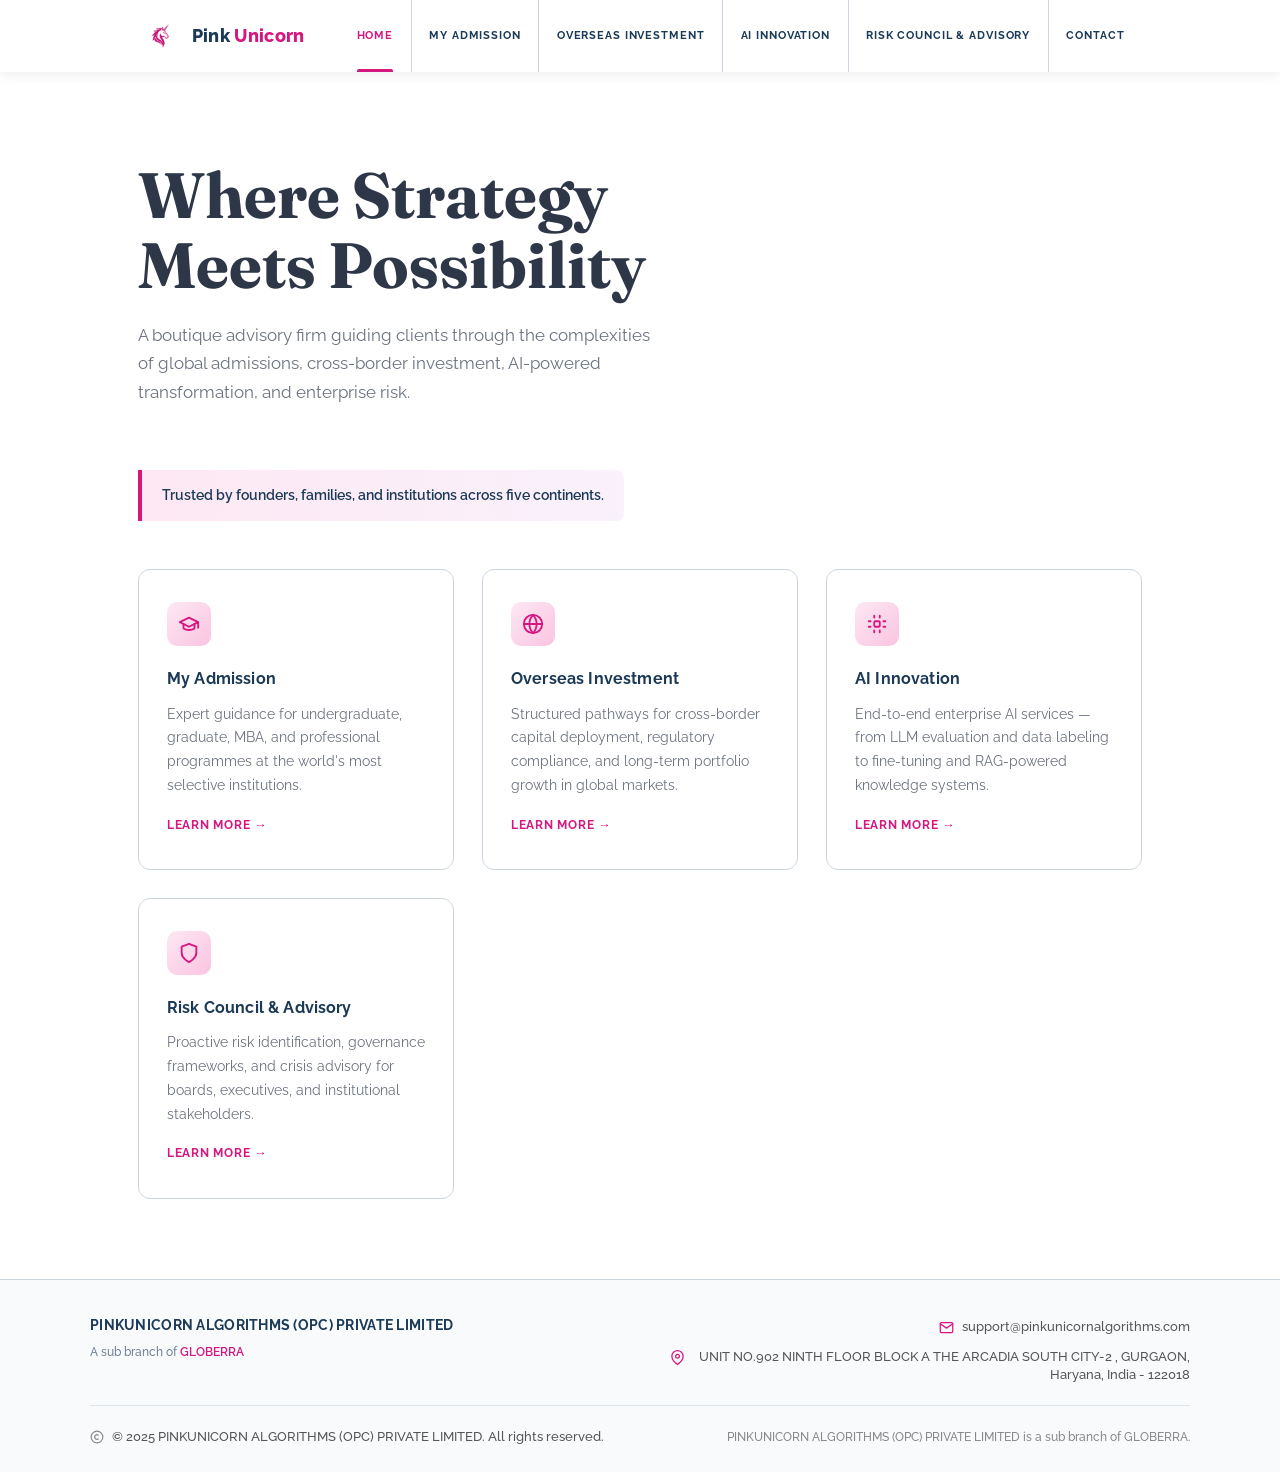
<file: index.html>
<!DOCTYPE html>
<html lang="en">
<head>
  <meta charset="UTF-8" />
  <meta name="viewport" content="width=device-width, initial-scale=1.0" />
  <title>Pink Unicorn — Strategy, AI & Global Advisory</title>
  <meta name="description" content="Pink Unicorn is a premier advisory firm offering AI innovation, overseas investment, admissions strategy, and risk council services for discerning clients worldwide." />
  <link rel="stylesheet" href="styles.css" />
</head>
<body>

  <!-- ═══ HEADER ═══════════════════════════════════════════ -->
  <header class="site-header">
    <div class="header-inner">
      <a href="index.html" class="logo-link" aria-label="Pink Unicorn Home">
        <img src="logo.jpg" alt="Pink Unicorn logo" />
        <span class="logo-text">Pink <span>Unicorn</span></span>
      </a>

      <nav class="main-nav" aria-label="Primary navigation">
        <ul class="nav-list">
          <li><a href="index.html" class="active">Home</a></li>
          <li><a href="my-admission.html">My Admission</a></li>
          <li><a href="overseas-investment.html">Overseas Investment</a></li>
          <li><a href="ai-innovation.html">AI Innovation</a></li>
          <li><a href="risk-council.html">Risk Council &amp; Advisory</a></li>
          <li><a href="contact.html">Contact</a></li>
        </ul>
      </nav>

      <button class="hamburger" id="hamburger" aria-label="Toggle menu">
        <span></span><span></span><span></span>
      </button>
    </div>
  </header>

  <!-- Mobile nav -->
  <nav class="mobile-nav" id="mobile-nav" aria-label="Mobile navigation">
    <a href="index.html" class="active">Home</a>
    <a href="my-admission.html">My Admission</a>
    <a href="overseas-investment.html">Overseas Investment</a>
    <a href="ai-innovation.html">AI Innovation</a>
    <a href="risk-council.html">Risk Council &amp; Advisory</a>
    <a href="contact.html">Contact</a>
  </nav>

  <!-- ═══ HERO ══════════════════════════════════════════════ -->
  <section class="page-hero">
    <h1>Where Strategy<br>Meets Possibility</h1>
    <p class="hero-sub">
      A boutique advisory firm guiding clients through the complexities of global admissions,
      cross-border investment, AI-powered transformation, and enterprise risk.
    </p>
  </section>

  <!-- ═══ ACCENT STRIP ══════════════════════════════════════ -->
  <div class="container">
    <div class="accent-strip fade-up">
      Trusted by founders, families, and institutions across five continents.
    </div>
  </div>

  <!-- ═══ SERVICE CARDS ═════════════════════════════════════ -->
  <div class="services-grid" role="list">

    <article class="service-card fade-up" role="listitem">
      <div class="card-icon" aria-hidden="true">
        <!-- Graduation cap icon -->
        <svg width="22" height="22" viewBox="0 0 24 24" fill="none" stroke="currentColor" stroke-width="2" stroke-linecap="round" stroke-linejoin="round">
          <path d="M22 10v6M2 10l10-5 10 5-10 5z"/>
          <path d="M6 12v5c3.334 2 8.666 2 12 0v-5"/>
        </svg>
      </div>
      <h3>My Admission</h3>
      <p>Expert guidance for undergraduate, graduate, MBA, and professional programmes at the world's most selective institutions.</p>
      <a href="my-admission.html" style="display:inline-block;margin-top:1rem;font-size:0.78rem;font-weight:700;letter-spacing:0.06em;text-transform:uppercase;color:var(--magenta);">Learn more →</a>
    </article>

    <article class="service-card fade-up" role="listitem">
      <div class="card-icon" aria-hidden="true">
        <!-- Globe icon -->
        <svg width="22" height="22" viewBox="0 0 24 24" fill="none" stroke="currentColor" stroke-width="2" stroke-linecap="round" stroke-linejoin="round">
          <circle cx="12" cy="12" r="10"/>
          <line x1="2" y1="12" x2="22" y2="12"/>
          <path d="M12 2a15.3 15.3 0 0 1 4 10 15.3 15.3 0 0 1-4 10 15.3 15.3 0 0 1-4-10 15.3 15.3 0 0 1 4-10z"/>
        </svg>
      </div>
      <h3>Overseas Investment</h3>
      <p>Structured pathways for cross-border capital deployment, regulatory compliance, and long-term portfolio growth in global markets.</p>
      <a href="overseas-investment.html" style="display:inline-block;margin-top:1rem;font-size:0.78rem;font-weight:700;letter-spacing:0.06em;text-transform:uppercase;color:var(--magenta);">Learn more →</a>
    </article>

    <article class="service-card fade-up" role="listitem">
      <div class="card-icon" aria-hidden="true">
        <!-- AI / circuit icon -->
        <svg width="22" height="22" viewBox="0 0 24 24" fill="none" stroke="currentColor" stroke-width="2" stroke-linecap="round" stroke-linejoin="round">
          <rect x="9" y="9" width="6" height="6" rx="1"/>
          <path d="M3 9h2M3 15h2M19 9h2M19 15h2M9 3v2M15 3v2M9 19v2M15 19v2"/>
        </svg>
      </div>
      <h3>AI Innovation</h3>
      <p>End-to-end enterprise AI services — from LLM evaluation and data labeling to fine-tuning and RAG-powered knowledge systems.</p>
      <a href="ai-innovation.html" style="display:inline-block;margin-top:1rem;font-size:0.78rem;font-weight:700;letter-spacing:0.06em;text-transform:uppercase;color:var(--magenta);">Learn more →</a>
    </article>

    <article class="service-card fade-up" role="listitem">
      <div class="card-icon" aria-hidden="true">
        <!-- Shield icon -->
        <svg width="22" height="22" viewBox="0 0 24 24" fill="none" stroke="currentColor" stroke-width="2" stroke-linecap="round" stroke-linejoin="round">
          <path d="M12 22s8-4 8-10V5l-8-3-8 3v7c0 6 8 10 8 10z"/>
        </svg>
      </div>
      <h3>Risk Council &amp; Advisory</h3>
      <p>Proactive risk identification, governance frameworks, and crisis advisory for boards, executives, and institutional stakeholders.</p>
      <a href="risk-council.html" style="display:inline-block;margin-top:1rem;font-size:0.78rem;font-weight:700;letter-spacing:0.06em;text-transform:uppercase;color:var(--magenta);">Learn more →</a>
    </article>

  </div>

  <!-- ═══ FOOTER ════════════════════════════════════════════ -->
  <footer class="site-footer">
    <div class="footer-inner">
      <div class="footer-main">
        <div class="footer-brand">
          <div class="footer-company">PINKUNICORN ALGORITHMS (OPC) PRIVATE LIMITED</div>
          <div class="footer-affiliation">A sub branch of <strong>GLOBERRA</strong></div>
        </div>
        <div class="footer-meta">
          <div class="footer-item footer-contact">
            <!-- Envelope icon -->
            <svg width="15" height="15" viewBox="0 0 24 24" fill="none" stroke="currentColor" stroke-width="2" stroke-linecap="round" stroke-linejoin="round" aria-hidden="true">
              <path d="M4 4h16c1.1 0 2 .9 2 2v12c0 1.1-.9 2-2 2H4c-1.1 0-2-.9-2-2V6c0-1.1.9-2 2-2z"/>
              <polyline points="22,6 12,13 2,6"/>
            </svg>
            <a href="mailto:support@pinkunicornalgorithms.com">support@pinkunicornalgorithms.com</a>
          </div>
          <div class="footer-item footer-address">
            <!-- Map pin icon -->
            <svg width="15" height="15" viewBox="0 0 24 24" fill="none" stroke="currentColor" stroke-width="2" stroke-linecap="round" stroke-linejoin="round" aria-hidden="true">
              <path d="M21 10c0 7-9 13-9 13s-9-6-9-13a9 9 0 0 1 18 0z"/>
              <circle cx="12" cy="10" r="3"/>
            </svg>
            <span>UNIT NO.902 NINTH FLOOR BLOCK A THE ARCADIA SOUTH CITY-2 , GURGAON, Haryana, India - 122018</span>
          </div>
        </div>
      </div>
      <div class="footer-bottom">
        <div class="footer-item footer-copy">
          <!-- Copyright icon -->
          <svg width="14" height="14" viewBox="0 0 24 24" fill="none" stroke="currentColor" stroke-width="2" aria-hidden="true">
            <circle cx="12" cy="12" r="10"/>
            <path d="M14.83 14.83A4 4 0 1 1 14.83 9.17"/>
          </svg>
          <span>&copy; 2025 PINKUNICORN ALGORITHMS (OPC) PRIVATE LIMITED. All rights reserved.</span>
        </div>
        <div class="footer-notice">
          PINKUNICORN ALGORITHMS (OPC) PRIVATE LIMITED is a sub branch of GLOBERRA.
        </div>
      </div>
    </div>
  </footer>

  <script src="shared.js"></script>
</body>
</html>
</file>
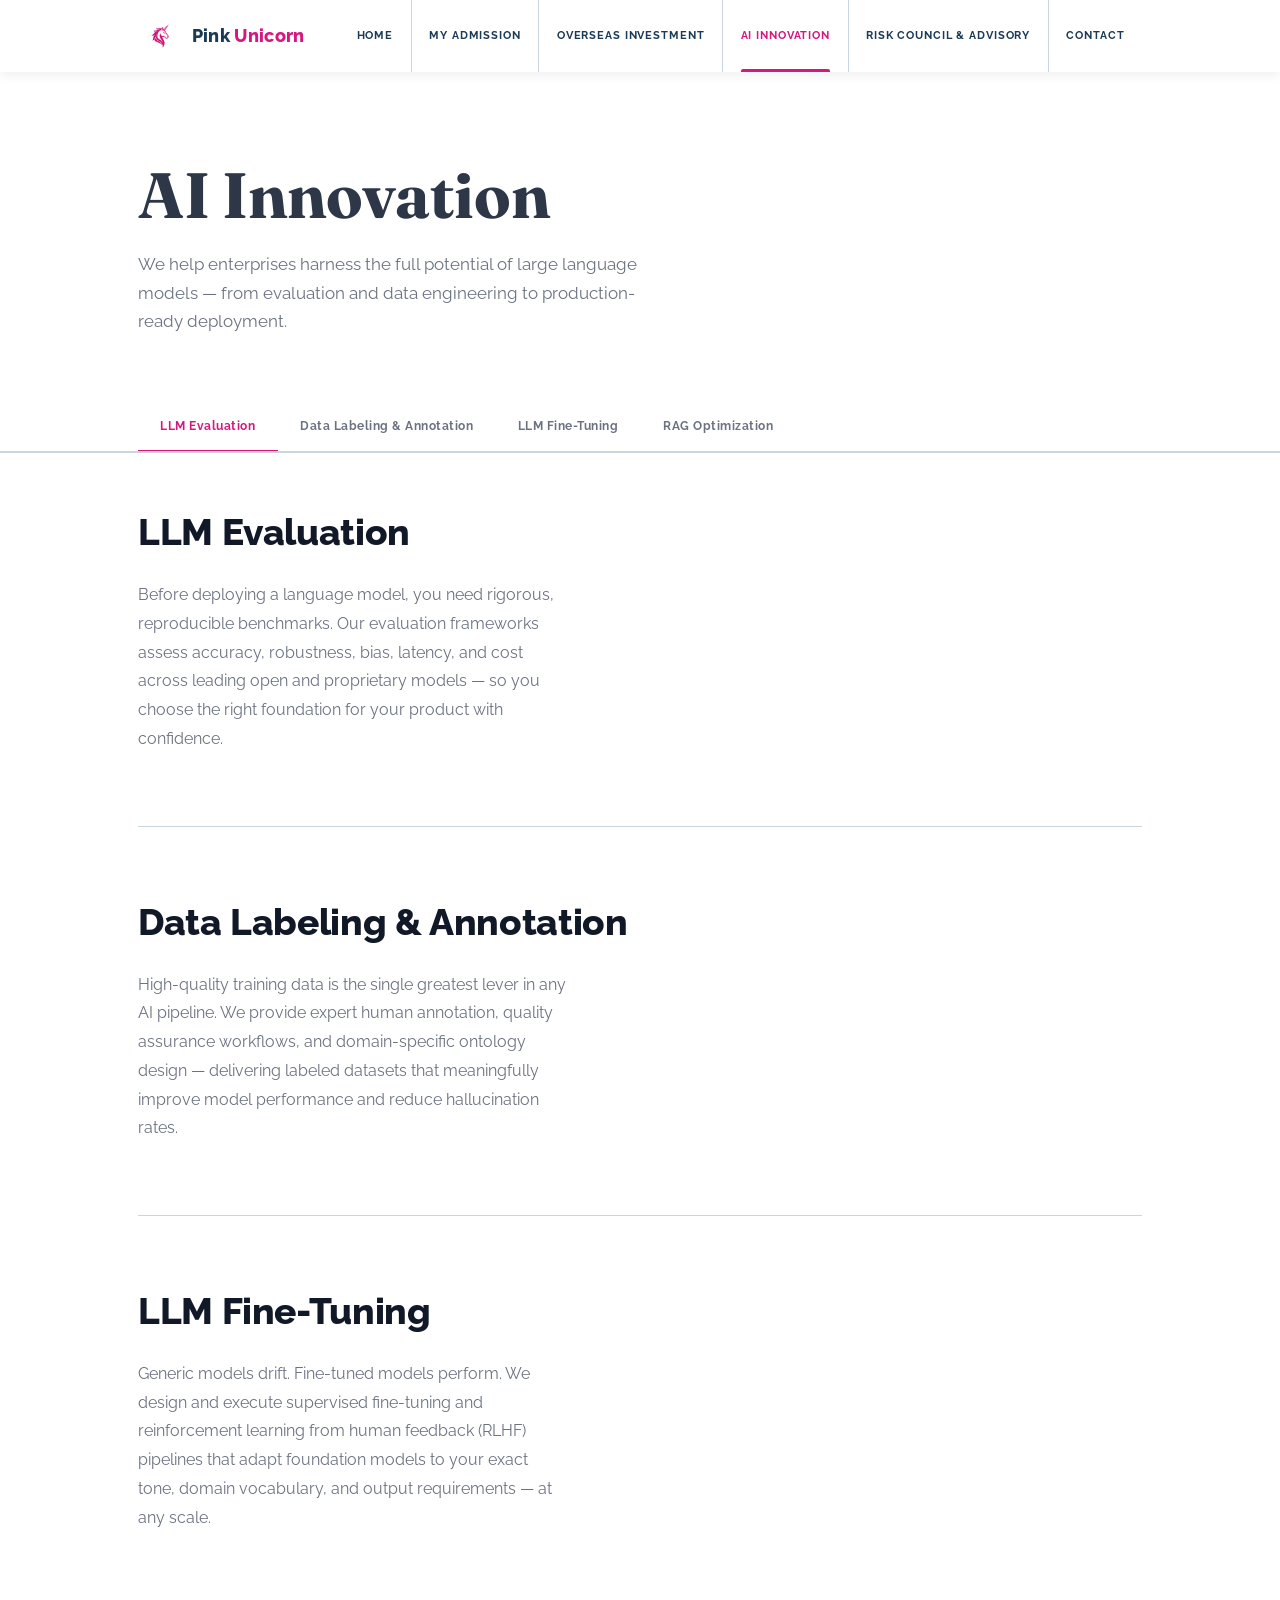
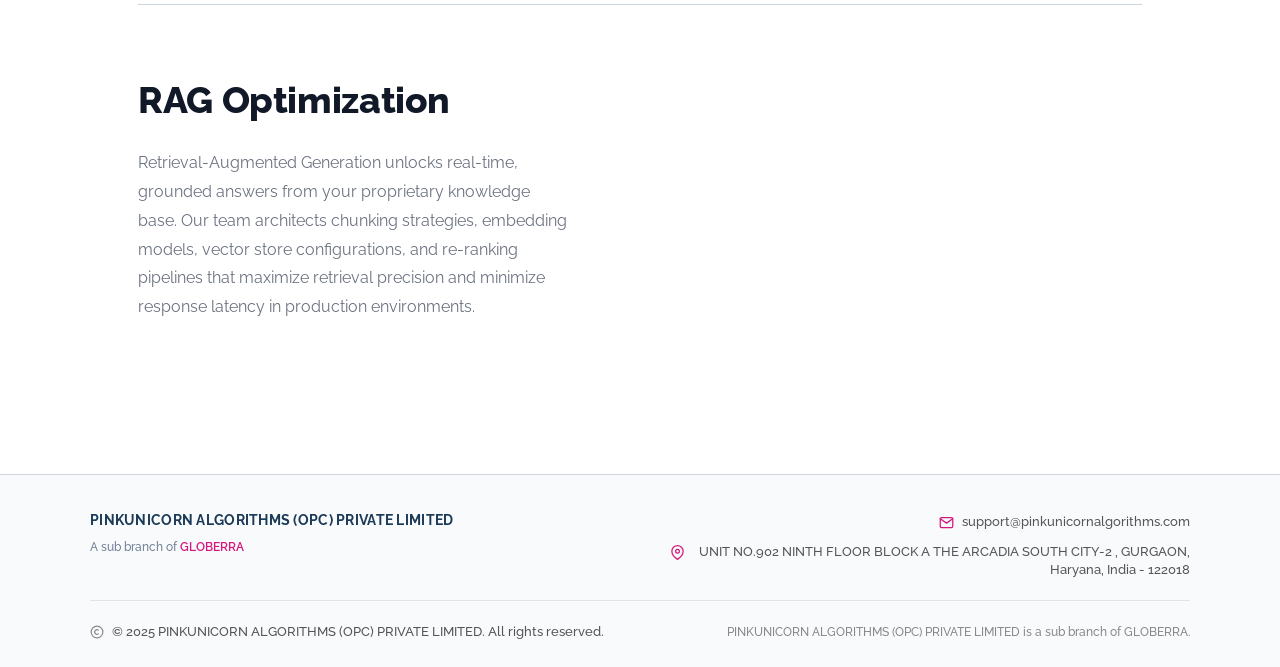
<file: ai-innovation.html>
<!DOCTYPE html>
<html lang="en">
<head>
  <meta charset="UTF-8" />
  <meta name="viewport" content="width=device-width, initial-scale=1.0" />
  <title>AI Innovation — Pink Unicorn</title>
  <meta name="description" content="Pink Unicorn's AI Innovation division provides enterprise-grade LLM evaluation, data labeling, model fine-tuning, and RAG optimization services." />
  <link rel="stylesheet" href="styles.css" />
  <style>
    /* Extra tab-scroll script needs the section IDs */
  </style>
</head>
<body>

  <!-- ═══ HEADER ═══════════════════════════════════════════ -->
  <header class="site-header">
    <div class="header-inner">
      <a href="index.html" class="logo-link" aria-label="Pink Unicorn Home">
        <img src="logo.jpg" alt="Pink Unicorn logo" />
        <span class="logo-text">Pink <span>Unicorn</span></span>
      </a>

      <nav class="main-nav" aria-label="Primary navigation">
        <ul class="nav-list">
          <li><a href="index.html">Home</a></li>
          <li><a href="my-admission.html">My Admission</a></li>
          <li><a href="overseas-investment.html">Overseas Investment</a></li>
          <li><a href="ai-innovation.html" class="active">AI Innovation</a></li>
          <li><a href="risk-council.html">Risk Council &amp; Advisory</a></li>
          <li><a href="contact.html">Contact</a></li>
        </ul>
      </nav>

      <button class="hamburger" id="hamburger" aria-label="Toggle menu">
        <span></span><span></span><span></span>
      </button>
    </div>
  </header>

  <nav class="mobile-nav" id="mobile-nav" aria-label="Mobile navigation">
    <a href="index.html">Home</a>
    <a href="my-admission.html">My Admission</a>
    <a href="overseas-investment.html">Overseas Investment</a>
    <a href="ai-innovation.html" class="active">AI Innovation</a>
    <a href="risk-council.html">Risk Council &amp; Advisory</a>
    <a href="contact.html">Contact</a>
  </nav>

  <!-- ═══ HERO ══════════════════════════════════════════════ -->
  <section class="page-hero">
    <h1>AI Innovation</h1>
    <p class="hero-sub">
      We help enterprises harness the full potential of large language models —
      from evaluation and data engineering to production-ready deployment.
    </p>
  </section>

  <!-- ═══ TAB ROW ═══════════════════════════════════════════ -->
  <div class="tab-row" role="navigation" aria-label="Section tabs">
    <div class="tab-list">
      <button class="tab-btn active" id="tab-llm-eval"        onclick="scrollToSection('llm-evaluation', this)">LLM Evaluation</button>
      <button class="tab-btn"        id="tab-data-label"      onclick="scrollToSection('data-labeling', this)">Data Labeling &amp; Annotation</button>
      <button class="tab-btn"        id="tab-fine-tuning"     onclick="scrollToSection('llm-fine-tuning', this)">LLM Fine-Tuning</button>
      <button class="tab-btn"        id="tab-rag"             onclick="scrollToSection('rag-optimization', this)">RAG Optimization</button>
    </div>
  </div>

  <!-- ═══ CONTENT SECTIONS ══════════════════════════════════ -->
  <div class="content-section">

    <!-- 1. LLM Evaluation -->
    <div class="ai-section" id="llm-evaluation">
      <h2>LLM Evaluation</h2>
      <p>
        Before deploying a language model, you need rigorous, reproducible benchmarks.
        Our evaluation frameworks assess accuracy, robustness, bias, latency, and cost
        across leading open and proprietary models — so you choose the right foundation
        for your product with confidence.
      </p>
    </div>

    <!-- 2. Data Labeling & Annotation -->
    <div class="ai-section" id="data-labeling">
      <h2>Data Labeling &amp; Annotation</h2>
      <p>
        High-quality training data is the single greatest lever in any AI pipeline.
        We provide expert human annotation, quality assurance workflows, and
        domain-specific ontology design — delivering labeled datasets that meaningfully
        improve model performance and reduce hallucination rates.
      </p>
    </div>

    <!-- 3. LLM Fine-Tuning -->
    <div class="ai-section" id="llm-fine-tuning">
      <h2>LLM Fine-Tuning</h2>
      <p>
        Generic models drift. Fine-tuned models perform.
        We design and execute supervised fine-tuning and reinforcement learning from
        human feedback (RLHF) pipelines that adapt foundation models to your exact
        tone, domain vocabulary, and output requirements — at any scale.
      </p>
    </div>

    <!-- 4. RAG Optimization -->
    <div class="ai-section" id="rag-optimization">
      <h2>RAG Optimization</h2>
      <p>
        Retrieval-Augmented Generation unlocks real-time, grounded answers from your
        proprietary knowledge base. Our team architects chunking strategies, embedding
        models, vector store configurations, and re-ranking pipelines that maximize
        retrieval precision and minimize response latency in production environments.
      </p>
    </div>

  </div>

  <!-- ═══ FOOTER ════════════════════════════════════════════ -->
  <footer class="site-footer">
    <div class="footer-inner">
      <div class="footer-main">
        <div class="footer-brand">
          <div class="footer-company">PINKUNICORN ALGORITHMS (OPC) PRIVATE LIMITED</div>
          <div class="footer-affiliation">A sub branch of <strong>GLOBERRA</strong></div>
        </div>
        <div class="footer-meta">
          <div class="footer-item footer-contact">
            <!-- Envelope icon -->
            <svg width="15" height="15" viewBox="0 0 24 24" fill="none" stroke="currentColor" stroke-width="2" stroke-linecap="round" stroke-linejoin="round" aria-hidden="true">
              <path d="M4 4h16c1.1 0 2 .9 2 2v12c0 1.1-.9 2-2 2H4c-1.1 0-2-.9-2-2V6c0-1.1.9-2 2-2z"/>
              <polyline points="22,6 12,13 2,6"/>
            </svg>
            <a href="mailto:support@pinkunicornalgorithms.com">support@pinkunicornalgorithms.com</a>
          </div>
          <div class="footer-item footer-address">
            <!-- Map pin icon -->
            <svg width="15" height="15" viewBox="0 0 24 24" fill="none" stroke="currentColor" stroke-width="2" stroke-linecap="round" stroke-linejoin="round" aria-hidden="true">
              <path d="M21 10c0 7-9 13-9 13s-9-6-9-13a9 9 0 0 1 18 0z"/>
              <circle cx="12" cy="10" r="3"/>
            </svg>
            <span>UNIT NO.902 NINTH FLOOR BLOCK A THE ARCADIA SOUTH CITY-2 , GURGAON, Haryana, India - 122018</span>
          </div>
        </div>
      </div>
      <div class="footer-bottom">
        <div class="footer-item footer-copy">
          <!-- Copyright icon -->
          <svg width="14" height="14" viewBox="0 0 24 24" fill="none" stroke="currentColor" stroke-width="2" aria-hidden="true">
            <circle cx="12" cy="12" r="10"/>
            <path d="M14.83 14.83A4 4 0 1 1 14.83 9.17"/>
          </svg>
          <span>&copy; 2025 PINKUNICORN ALGORITHMS (OPC) PRIVATE LIMITED. All rights reserved.</span>
        </div>
        <div class="footer-notice">
          PINKUNICORN ALGORITHMS (OPC) PRIVATE LIMITED is a sub branch of GLOBERRA.
        </div>
      </div>
    </div>
  </footer>

  <script src="shared.js"></script>
  <script>
    /* ── Tab scroll ─────────────────────────────────────── */
    function scrollToSection(sectionId, btn) {
      // Update active tab
      document.querySelectorAll('.tab-btn').forEach(function (b) {
        b.classList.remove('active');
      });
      btn.classList.add('active');

      // Scroll to section with offset for sticky header + tab row
      var section = document.getElementById(sectionId);
      if (!section) return;
      var headerH = document.querySelector('.site-header').offsetHeight;
      var tabH    = document.querySelector('.tab-row').offsetHeight;
      var top     = section.getBoundingClientRect().top + window.scrollY - headerH - tabH - 16;
      window.scrollTo({ top: top, behavior: 'smooth' });
    }

    /* ── Update active tab on scroll ─────────────────────── */
    var sections = ['llm-evaluation','data-labeling','llm-fine-tuning','rag-optimization'];
    var tabIds   = ['tab-llm-eval',  'tab-data-label','tab-fine-tuning','tab-rag'];

    function onScroll() {
      var headerH = document.querySelector('.site-header').offsetHeight;
      var tabH    = document.querySelector('.tab-row').offsetHeight;
      var offset  = headerH + tabH + 20;

      var active = 0;
      sections.forEach(function (id, i) {
        var el = document.getElementById(id);
        if (el && el.getBoundingClientRect().top <= offset) {
          active = i;
        }
      });

      document.querySelectorAll('.tab-btn').forEach(function (b) { b.classList.remove('active'); });
      var activeBtn = document.getElementById(tabIds[active]);
      if (activeBtn) activeBtn.classList.add('active');
    }

    window.addEventListener('scroll', onScroll, { passive: true });
  </script>
</body>
</html>
</file>
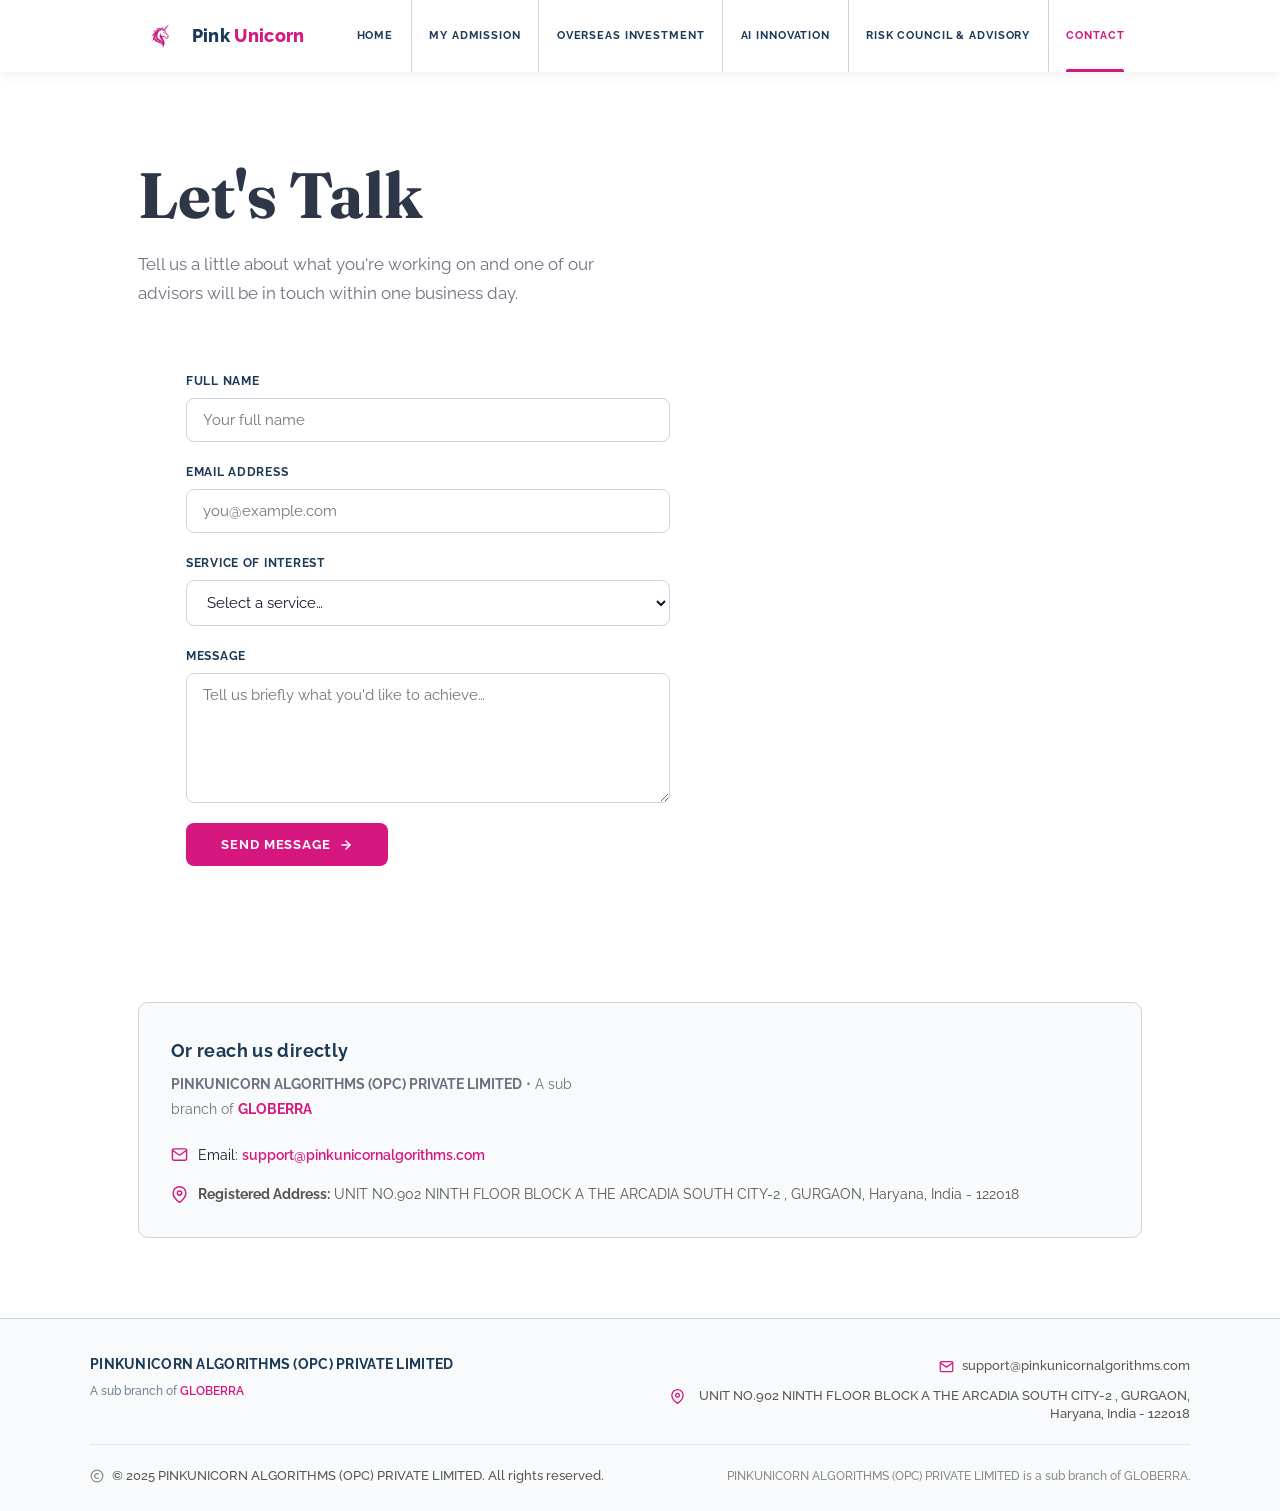
<file: contact.html>
<!DOCTYPE html>
<html lang="en">
<head>
  <meta charset="UTF-8" />
  <meta name="viewport" content="width=device-width, initial-scale=1.0" />
  <title>Contact — Pink Unicorn</title>
  <meta name="description" content="Get in touch with Pink Unicorn. We'd love to understand your goals and explore how we can help." />
  <link rel="stylesheet" href="styles.css" />
</head>
<body>

  <!-- ═══ HEADER ═══════════════════════════════════════════ -->
  <header class="site-header">
    <div class="header-inner">
      <a href="index.html" class="logo-link" aria-label="Pink Unicorn Home">
        <img src="logo.jpg" alt="Pink Unicorn logo" />
        <span class="logo-text">Pink <span>Unicorn</span></span>
      </a>
      <nav class="main-nav" aria-label="Primary navigation">
        <ul class="nav-list">
          <li><a href="index.html">Home</a></li>
          <li><a href="my-admission.html">My Admission</a></li>
          <li><a href="overseas-investment.html">Overseas Investment</a></li>
          <li><a href="ai-innovation.html">AI Innovation</a></li>
          <li><a href="risk-council.html">Risk Council &amp; Advisory</a></li>
          <li><a href="contact.html" class="active">Contact</a></li>
        </ul>
      </nav>
      <button class="hamburger" id="hamburger" aria-label="Toggle menu">
        <span></span><span></span><span></span>
      </button>
    </div>
  </header>

  <nav class="mobile-nav" id="mobile-nav" aria-label="Mobile navigation">
    <a href="index.html">Home</a>
    <a href="my-admission.html">My Admission</a>
    <a href="overseas-investment.html">Overseas Investment</a>
    <a href="ai-innovation.html">AI Innovation</a>
    <a href="risk-council.html">Risk Council &amp; Advisory</a>
    <a href="contact.html" class="active">Contact</a>
  </nav>

  <!-- ═══ HERO ══════════════════════════════════════════════ -->
  <section class="page-hero">
    <h1>Let's Talk</h1>
    <p class="hero-sub">
      Tell us a little about what you're working on and one of our advisors
      will be in touch within one business day.
    </p>
  </section>

  <!-- ═══ CONTACT FORM ══════════════════════════════════════ -->
  <div class="content-section">
    <div class="contact-form-wrap fade-up">
      <form class="contact-form" id="contact-form" novalidate>

        <div class="form-group">
          <label for="contact-name">Full Name</label>
          <input type="text" id="contact-name" name="name" placeholder="Your full name" required />
        </div>

        <div class="form-group">
          <label for="contact-email">Email Address</label>
          <input type="email" id="contact-email" name="email" placeholder="you@example.com" required />
        </div>

        <div class="form-group">
          <label for="contact-service">Service of Interest</label>
          <select id="contact-service" name="service">
            <option value="" disabled selected>Select a service…</option>
            <option>My Admission</option>
            <option>Overseas Investment</option>
            <option>AI Innovation</option>
            <option>Risk Council &amp; Advisory</option>
            <option>General Enquiry</option>
          </select>
        </div>

        <div class="form-group">
          <label for="contact-message">Message</label>
          <textarea id="contact-message" name="message" placeholder="Tell us briefly what you'd like to achieve…" required></textarea>
        </div>

        <div>
          <button type="submit" class="btn-primary" id="submit-btn">
            Send Message
            <svg width="14" height="14" viewBox="0 0 24 24" fill="none" stroke="currentColor" stroke-width="2.5" stroke-linecap="round" stroke-linejoin="round" aria-hidden="true">
              <line x1="5" y1="12" x2="19" y2="12"/>
              <polyline points="12 5 19 12 12 19"/>
            </svg>
          </button>
        </div>

        <!-- Success message (hidden by default) -->
        <p id="form-success" style="display:none;color:var(--magenta);font-weight:600;font-size:0.9rem;margin-top:0.5rem;">
          ✓ Thank you! We'll be in touch shortly.
        </p>

      </form>
    </div>

    <!-- Direct contact info -->
    <div class="fade-up direct-contact-card" style="margin-top:3.5rem;padding:2rem;background:var(--light-bg);border:1px solid var(--divider);border-radius:10px;">
      <h2 style="font-size:1.15rem;font-weight:700;color:var(--navy);margin-bottom:0.35rem;letter-spacing:0.02em;">Or reach us directly</h2>
      <p style="font-size:0.85rem;color:var(--mid-gray);margin-bottom:1.25rem;">
        <strong>PINKUNICORN ALGORITHMS (OPC) PRIVATE LIMITED</strong> &bull; A sub branch of <strong style="color:var(--magenta);">GLOBERRA</strong>
      </p>
      <div style="display:flex;flex-direction:column;gap:1rem;font-size:0.9rem;color:var(--near-black);">
        <div style="display:flex;align-items:center;gap:0.65rem;">
          <svg width="17" height="17" viewBox="0 0 24 24" fill="none" stroke="currentColor" stroke-width="2" stroke-linecap="round" stroke-linejoin="round" style="color:var(--magenta);flex-shrink:0;" aria-hidden="true">
            <path d="M4 4h16c1.1 0 2 .9 2 2v12c0 1.1-.9 2-2 2H4c-1.1 0-2-.9-2-2V6c0-1.1.9-2 2-2z"/>
            <polyline points="22,6 12,13 2,6"/>
          </svg>
          <span>Email:&nbsp;<a href="mailto:support@pinkunicornalgorithms.com" style="color:var(--magenta);font-weight:600;">support@pinkunicornalgorithms.com</a></span>
        </div>
        <div style="display:flex;align-items:flex-start;gap:0.65rem;">
          <svg width="17" height="17" viewBox="0 0 24 24" fill="none" stroke="currentColor" stroke-width="2" stroke-linecap="round" stroke-linejoin="round" style="color:var(--magenta);flex-shrink:0;margin-top:3px;" aria-hidden="true">
            <path d="M21 10c0 7-9 13-9 13s-9-6-9-13a9 9 0 0 1 18 0z"/>
            <circle cx="12" cy="10" r="3"/>
          </svg>
          <span style="color:#555;line-height:1.5;"><strong>Registered Address:</strong> UNIT NO.902 NINTH FLOOR BLOCK A THE ARCADIA SOUTH CITY-2 , GURGAON, Haryana, India - 122018</span>
        </div>
      </div>
    </div>
  </div>

  <!-- ═══ FOOTER ════════════════════════════════════════════ -->
  <footer class="site-footer">
    <div class="footer-inner">
      <div class="footer-main">
        <div class="footer-brand">
          <div class="footer-company">PINKUNICORN ALGORITHMS (OPC) PRIVATE LIMITED</div>
          <div class="footer-affiliation">A sub branch of <strong>GLOBERRA</strong></div>
        </div>
        <div class="footer-meta">
          <div class="footer-item footer-contact">
            <!-- Envelope icon -->
            <svg width="15" height="15" viewBox="0 0 24 24" fill="none" stroke="currentColor" stroke-width="2" stroke-linecap="round" stroke-linejoin="round" aria-hidden="true">
              <path d="M4 4h16c1.1 0 2 .9 2 2v12c0 1.1-.9 2-2 2H4c-1.1 0-2-.9-2-2V6c0-1.1.9-2 2-2z"/>
              <polyline points="22,6 12,13 2,6"/>
            </svg>
            <a href="mailto:support@pinkunicornalgorithms.com">support@pinkunicornalgorithms.com</a>
          </div>
          <div class="footer-item footer-address">
            <!-- Map pin icon -->
            <svg width="15" height="15" viewBox="0 0 24 24" fill="none" stroke="currentColor" stroke-width="2" stroke-linecap="round" stroke-linejoin="round" aria-hidden="true">
              <path d="M21 10c0 7-9 13-9 13s-9-6-9-13a9 9 0 0 1 18 0z"/>
              <circle cx="12" cy="10" r="3"/>
            </svg>
            <span>UNIT NO.902 NINTH FLOOR BLOCK A THE ARCADIA SOUTH CITY-2 , GURGAON, Haryana, India - 122018</span>
          </div>
        </div>
      </div>
      <div class="footer-bottom">
        <div class="footer-item footer-copy">
          <!-- Copyright icon -->
          <svg width="14" height="14" viewBox="0 0 24 24" fill="none" stroke="currentColor" stroke-width="2" aria-hidden="true">
            <circle cx="12" cy="12" r="10"/>
            <path d="M14.83 14.83A4 4 0 1 1 14.83 9.17"/>
          </svg>
          <span>&copy; 2025 PINKUNICORN ALGORITHMS (OPC) PRIVATE LIMITED. All rights reserved.</span>
        </div>
        <div class="footer-notice">
          PINKUNICORN ALGORITHMS (OPC) PRIVATE LIMITED is a sub branch of GLOBERRA.
        </div>
      </div>
    </div>
  </footer>

  <script src="shared.js"></script>
  <script>
    /* Simple client-side form feedback (no server) */
    document.getElementById('contact-form').addEventListener('submit', function (e) {
      e.preventDefault();
      var btn = document.getElementById('submit-btn');
      btn.disabled = true;
      btn.textContent = 'Sending…';
      setTimeout(function () {
        document.getElementById('form-success').style.display = 'block';
        btn.style.display = 'none';
      }, 800);
    });
  </script>
</body>
</html>
</file>
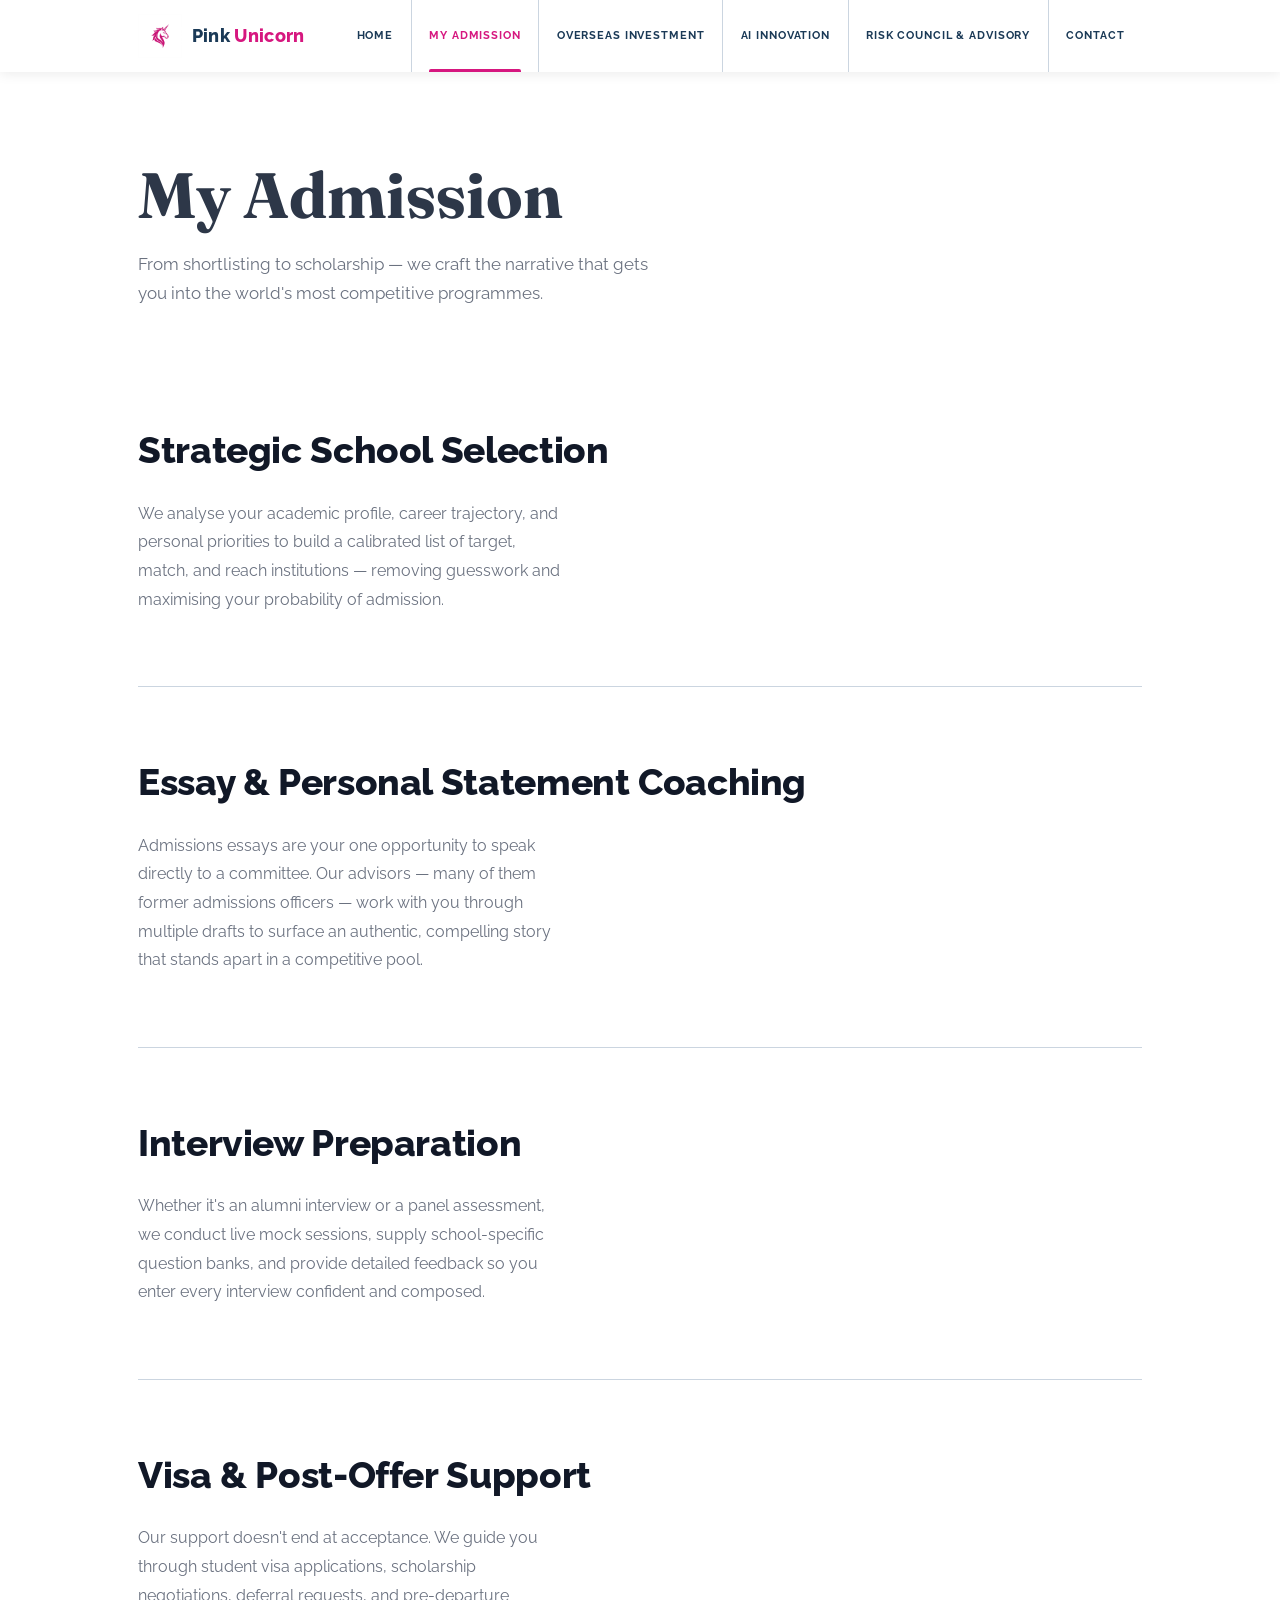
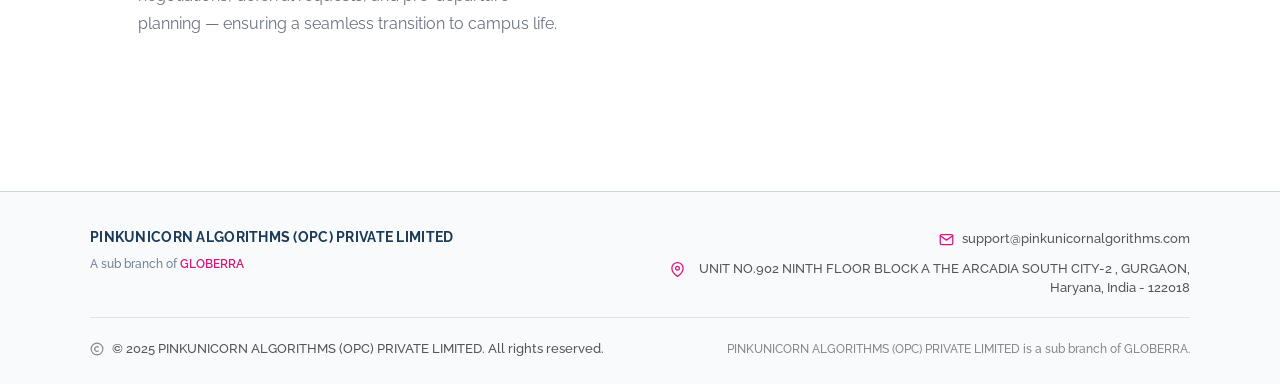
<file: my-admission.html>
<!DOCTYPE html>
<html lang="en">
<head>
  <meta charset="UTF-8" />
  <meta name="viewport" content="width=device-width, initial-scale=1.0" />
  <title>My Admission — Pink Unicorn</title>
  <meta name="description" content="Pink Unicorn's My Admission service offers tailored counselling for elite university admissions worldwide — undergraduate, MBA, law, and beyond." />
  <link rel="stylesheet" href="styles.css" />
</head>
<body>

  <!-- ═══ HEADER ═══════════════════════════════════════════ -->
  <header class="site-header">
    <div class="header-inner">
      <a href="index.html" class="logo-link" aria-label="Pink Unicorn Home">
        <img src="logo.jpg" alt="Pink Unicorn logo" />
        <span class="logo-text">Pink <span>Unicorn</span></span>
      </a>
      <nav class="main-nav" aria-label="Primary navigation">
        <ul class="nav-list">
          <li><a href="index.html">Home</a></li>
          <li><a href="my-admission.html" class="active">My Admission</a></li>
          <li><a href="overseas-investment.html">Overseas Investment</a></li>
          <li><a href="ai-innovation.html">AI Innovation</a></li>
          <li><a href="risk-council.html">Risk Council &amp; Advisory</a></li>
          <li><a href="contact.html">Contact</a></li>
        </ul>
      </nav>
      <button class="hamburger" id="hamburger" aria-label="Toggle menu">
        <span></span><span></span><span></span>
      </button>
    </div>
  </header>

  <nav class="mobile-nav" id="mobile-nav" aria-label="Mobile navigation">
    <a href="index.html">Home</a>
    <a href="my-admission.html" class="active">My Admission</a>
    <a href="overseas-investment.html">Overseas Investment</a>
    <a href="ai-innovation.html">AI Innovation</a>
    <a href="risk-council.html">Risk Council &amp; Advisory</a>
    <a href="contact.html">Contact</a>
  </nav>

  <!-- ═══ HERO ══════════════════════════════════════════════ -->
  <section class="page-hero">
    <h1>My Admission</h1>
    <p class="hero-sub">
      From shortlisting to scholarship — we craft the narrative that gets you
      into the world's most competitive programmes.
    </p>
  </section>

  <!-- ═══ CONTENT SECTIONS ══════════════════════════════════ -->
  <div class="content-section">

    <div class="ai-section">
      <h2>Strategic School Selection</h2>
      <p>
        We analyse your academic profile, career trajectory, and personal priorities
        to build a calibrated list of target, match, and reach institutions — removing
        guesswork and maximising your probability of admission.
      </p>
    </div>

    <div class="ai-section">
      <h2>Essay &amp; Personal Statement Coaching</h2>
      <p>
        Admissions essays are your one opportunity to speak directly to a committee.
        Our advisors — many of them former admissions officers — work with you
        through multiple drafts to surface an authentic, compelling story that
        stands apart in a competitive pool.
      </p>
    </div>

    <div class="ai-section">
      <h2>Interview Preparation</h2>
      <p>
        Whether it's an alumni interview or a panel assessment, we conduct
        live mock sessions, supply school-specific question banks, and provide
        detailed feedback so you enter every interview confident and composed.
      </p>
    </div>

    <div class="ai-section">
      <h2>Visa &amp; Post-Offer Support</h2>
      <p>
        Our support doesn't end at acceptance. We guide you through student visa
        applications, scholarship negotiations, deferral requests, and pre-departure
        planning — ensuring a seamless transition to campus life.
      </p>
    </div>

  </div>

  <!-- ═══ FOOTER ════════════════════════════════════════════ -->
  <footer class="site-footer">
    <div class="footer-inner">
      <div class="footer-main">
        <div class="footer-brand">
          <div class="footer-company">PINKUNICORN ALGORITHMS (OPC) PRIVATE LIMITED</div>
          <div class="footer-affiliation">A sub branch of <strong>GLOBERRA</strong></div>
        </div>
        <div class="footer-meta">
          <div class="footer-item footer-contact">
            <!-- Envelope icon -->
            <svg width="15" height="15" viewBox="0 0 24 24" fill="none" stroke="currentColor" stroke-width="2" stroke-linecap="round" stroke-linejoin="round" aria-hidden="true">
              <path d="M4 4h16c1.1 0 2 .9 2 2v12c0 1.1-.9 2-2 2H4c-1.1 0-2-.9-2-2V6c0-1.1.9-2 2-2z"/>
              <polyline points="22,6 12,13 2,6"/>
            </svg>
            <a href="mailto:support@pinkunicornalgorithms.com">support@pinkunicornalgorithms.com</a>
          </div>
          <div class="footer-item footer-address">
            <!-- Map pin icon -->
            <svg width="15" height="15" viewBox="0 0 24 24" fill="none" stroke="currentColor" stroke-width="2" stroke-linecap="round" stroke-linejoin="round" aria-hidden="true">
              <path d="M21 10c0 7-9 13-9 13s-9-6-9-13a9 9 0 0 1 18 0z"/>
              <circle cx="12" cy="10" r="3"/>
            </svg>
            <span>UNIT NO.902 NINTH FLOOR BLOCK A THE ARCADIA SOUTH CITY-2 , GURGAON, Haryana, India - 122018</span>
          </div>
        </div>
      </div>
      <div class="footer-bottom">
        <div class="footer-item footer-copy">
          <!-- Copyright icon -->
          <svg width="14" height="14" viewBox="0 0 24 24" fill="none" stroke="currentColor" stroke-width="2" aria-hidden="true">
            <circle cx="12" cy="12" r="10"/>
            <path d="M14.83 14.83A4 4 0 1 1 14.83 9.17"/>
          </svg>
          <span>&copy; 2025 PINKUNICORN ALGORITHMS (OPC) PRIVATE LIMITED. All rights reserved.</span>
        </div>
        <div class="footer-notice">
          PINKUNICORN ALGORITHMS (OPC) PRIVATE LIMITED is a sub branch of GLOBERRA.
        </div>
      </div>
    </div>
  </footer>

  <script src="shared.js"></script>
</body>
</html>
</file>
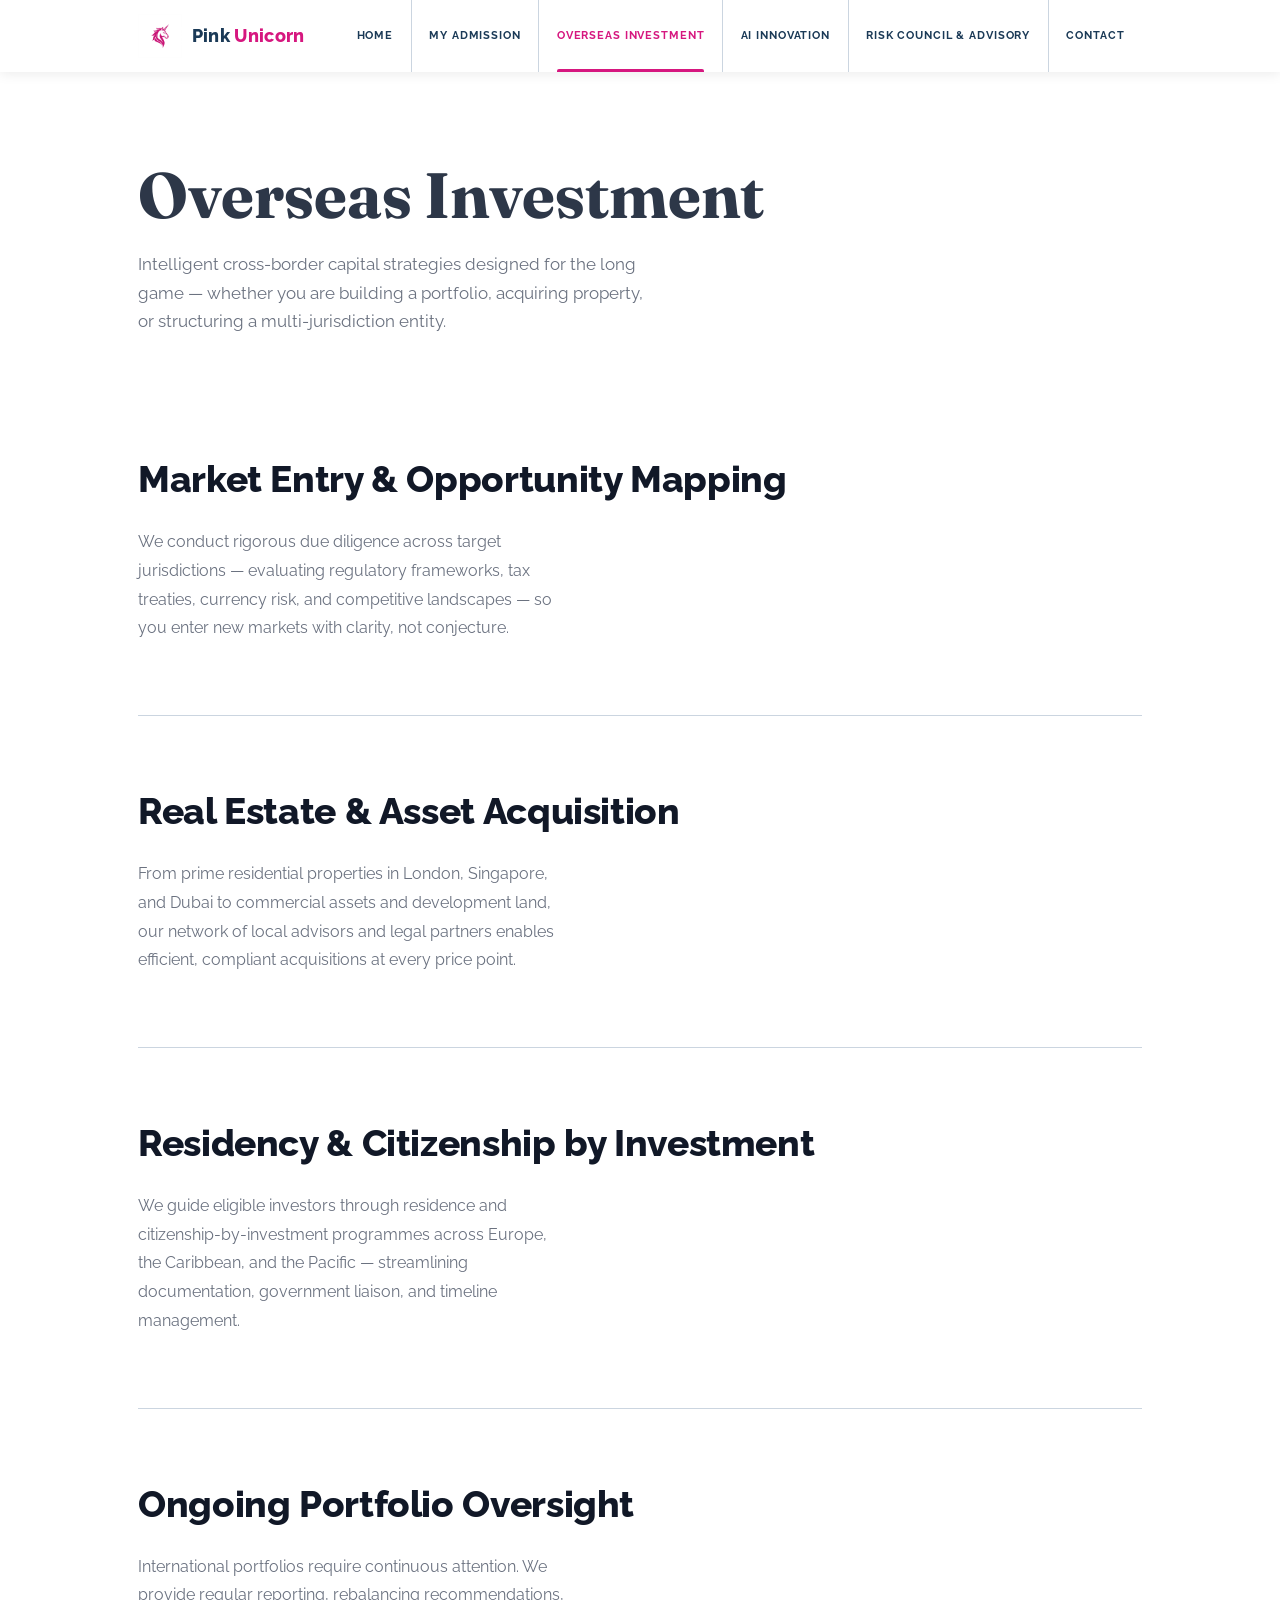
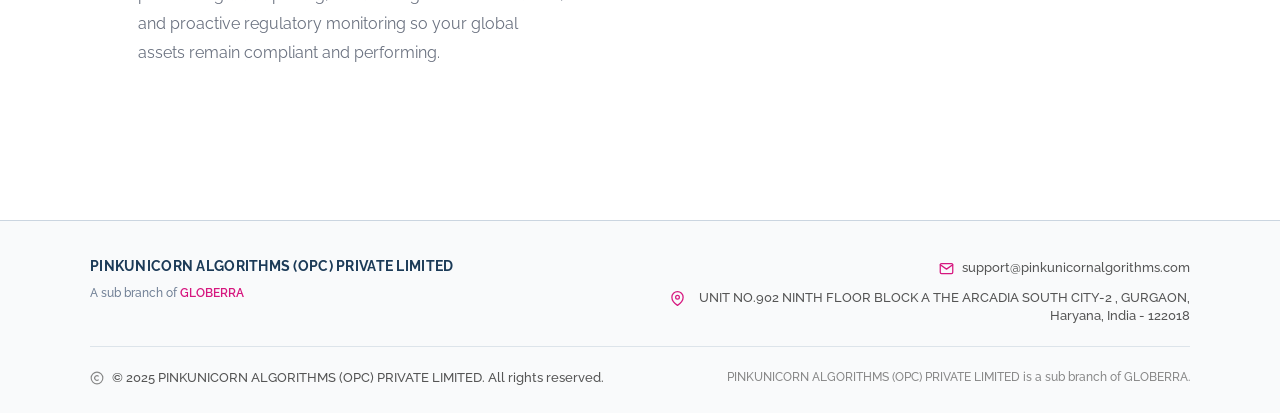
<file: overseas-investment.html>
<!DOCTYPE html>
<html lang="en">
<head>
  <meta charset="UTF-8" />
  <meta name="viewport" content="width=device-width, initial-scale=1.0" />
  <title>Overseas Investment — Pink Unicorn</title>
  <meta name="description" content="Pink Unicorn's Overseas Investment practice helps individuals, family offices, and institutions deploy capital intelligently across global markets." />
  <link rel="stylesheet" href="styles.css" />
</head>
<body>

  <!-- ═══ HEADER ═══════════════════════════════════════════ -->
  <header class="site-header">
    <div class="header-inner">
      <a href="index.html" class="logo-link" aria-label="Pink Unicorn Home">
        <img src="logo.jpg" alt="Pink Unicorn logo" />
        <span class="logo-text">Pink <span>Unicorn</span></span>
      </a>
      <nav class="main-nav" aria-label="Primary navigation">
        <ul class="nav-list">
          <li><a href="index.html">Home</a></li>
          <li><a href="my-admission.html">My Admission</a></li>
          <li><a href="overseas-investment.html" class="active">Overseas Investment</a></li>
          <li><a href="ai-innovation.html">AI Innovation</a></li>
          <li><a href="risk-council.html">Risk Council &amp; Advisory</a></li>
          <li><a href="contact.html">Contact</a></li>
        </ul>
      </nav>
      <button class="hamburger" id="hamburger" aria-label="Toggle menu">
        <span></span><span></span><span></span>
      </button>
    </div>
  </header>

  <nav class="mobile-nav" id="mobile-nav" aria-label="Mobile navigation">
    <a href="index.html">Home</a>
    <a href="my-admission.html">My Admission</a>
    <a href="overseas-investment.html" class="active">Overseas Investment</a>
    <a href="ai-innovation.html">AI Innovation</a>
    <a href="risk-council.html">Risk Council &amp; Advisory</a>
    <a href="contact.html">Contact</a>
  </nav>

  <!-- ═══ HERO ══════════════════════════════════════════════ -->
  <section class="page-hero">
    <h1>Overseas Investment</h1>
    <p class="hero-sub">
      Intelligent cross-border capital strategies designed for the long game —
      whether you are building a portfolio, acquiring property, or structuring
      a multi-jurisdiction entity.
    </p>
  </section>

  <!-- ═══ CONTENT SECTIONS ══════════════════════════════════ -->
  <div class="content-section">

    <div class="ai-section">
      <h2>Market Entry &amp; Opportunity Mapping</h2>
      <p>
        We conduct rigorous due diligence across target jurisdictions — evaluating
        regulatory frameworks, tax treaties, currency risk, and competitive landscapes —
        so you enter new markets with clarity, not conjecture.
      </p>
    </div>

    <div class="ai-section">
      <h2>Real Estate &amp; Asset Acquisition</h2>
      <p>
        From prime residential properties in London, Singapore, and Dubai to
        commercial assets and development land, our network of local advisors and
        legal partners enables efficient, compliant acquisitions at every price point.
      </p>
    </div>

    <div class="ai-section">
      <h2>Residency &amp; Citizenship by Investment</h2>
      <p>
        We guide eligible investors through residence and citizenship-by-investment
        programmes across Europe, the Caribbean, and the Pacific — streamlining
        documentation, government liaison, and timeline management.
      </p>
    </div>

    <div class="ai-section">
      <h2>Ongoing Portfolio Oversight</h2>
      <p>
        International portfolios require continuous attention. We provide regular
        reporting, rebalancing recommendations, and proactive regulatory monitoring
        so your global assets remain compliant and performing.
      </p>
    </div>

  </div>

  <!-- ═══ FOOTER ════════════════════════════════════════════ -->
  <footer class="site-footer">
    <div class="footer-inner">
      <div class="footer-main">
        <div class="footer-brand">
          <div class="footer-company">PINKUNICORN ALGORITHMS (OPC) PRIVATE LIMITED</div>
          <div class="footer-affiliation">A sub branch of <strong>GLOBERRA</strong></div>
        </div>
        <div class="footer-meta">
          <div class="footer-item footer-contact">
            <!-- Envelope icon -->
            <svg width="15" height="15" viewBox="0 0 24 24" fill="none" stroke="currentColor" stroke-width="2" stroke-linecap="round" stroke-linejoin="round" aria-hidden="true">
              <path d="M4 4h16c1.1 0 2 .9 2 2v12c0 1.1-.9 2-2 2H4c-1.1 0-2-.9-2-2V6c0-1.1.9-2 2-2z"/>
              <polyline points="22,6 12,13 2,6"/>
            </svg>
            <a href="mailto:support@pinkunicornalgorithms.com">support@pinkunicornalgorithms.com</a>
          </div>
          <div class="footer-item footer-address">
            <!-- Map pin icon -->
            <svg width="15" height="15" viewBox="0 0 24 24" fill="none" stroke="currentColor" stroke-width="2" stroke-linecap="round" stroke-linejoin="round" aria-hidden="true">
              <path d="M21 10c0 7-9 13-9 13s-9-6-9-13a9 9 0 0 1 18 0z"/>
              <circle cx="12" cy="10" r="3"/>
            </svg>
            <span>UNIT NO.902 NINTH FLOOR BLOCK A THE ARCADIA SOUTH CITY-2 , GURGAON, Haryana, India - 122018</span>
          </div>
        </div>
      </div>
      <div class="footer-bottom">
        <div class="footer-item footer-copy">
          <!-- Copyright icon -->
          <svg width="14" height="14" viewBox="0 0 24 24" fill="none" stroke="currentColor" stroke-width="2" aria-hidden="true">
            <circle cx="12" cy="12" r="10"/>
            <path d="M14.83 14.83A4 4 0 1 1 14.83 9.17"/>
          </svg>
          <span>&copy; 2025 PINKUNICORN ALGORITHMS (OPC) PRIVATE LIMITED. All rights reserved.</span>
        </div>
        <div class="footer-notice">
          PINKUNICORN ALGORITHMS (OPC) PRIVATE LIMITED is a sub branch of GLOBERRA.
        </div>
      </div>
    </div>
  </footer>

  <script src="shared.js"></script>
</body>
</html>
</file>
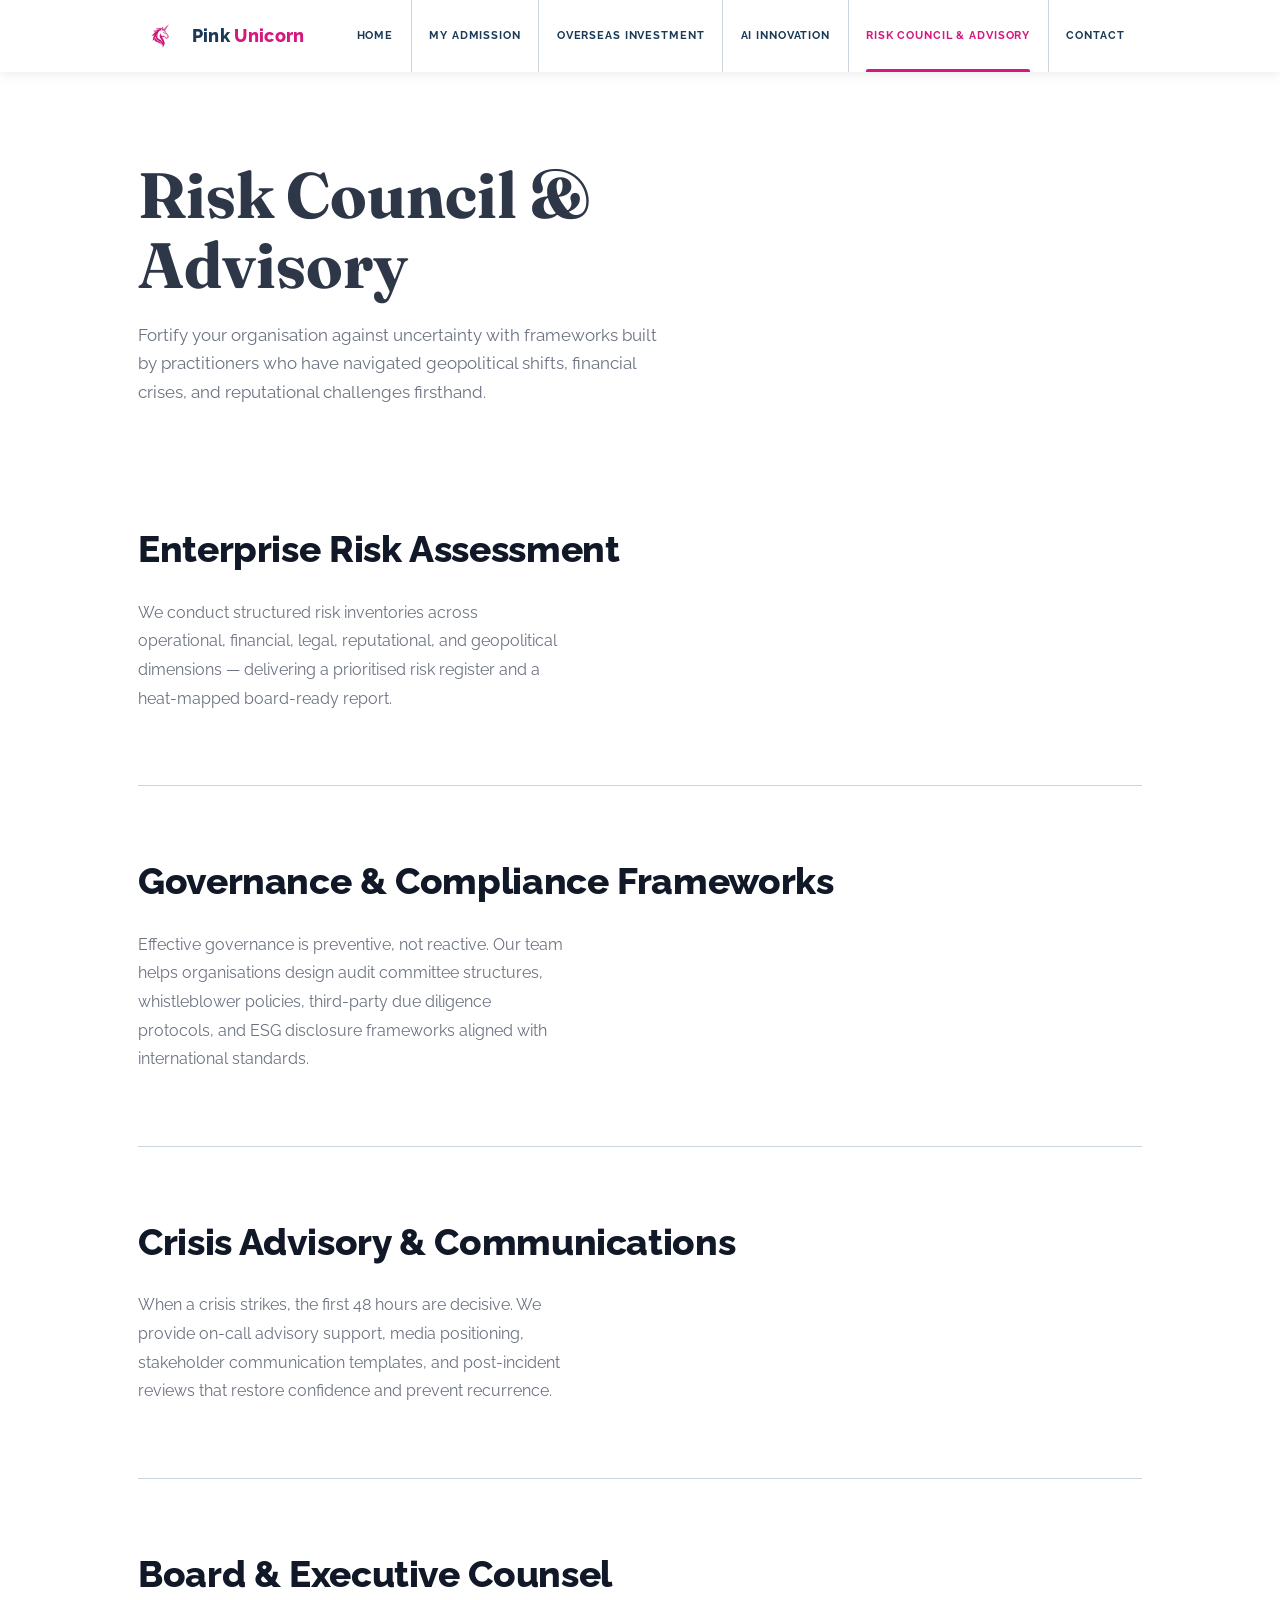
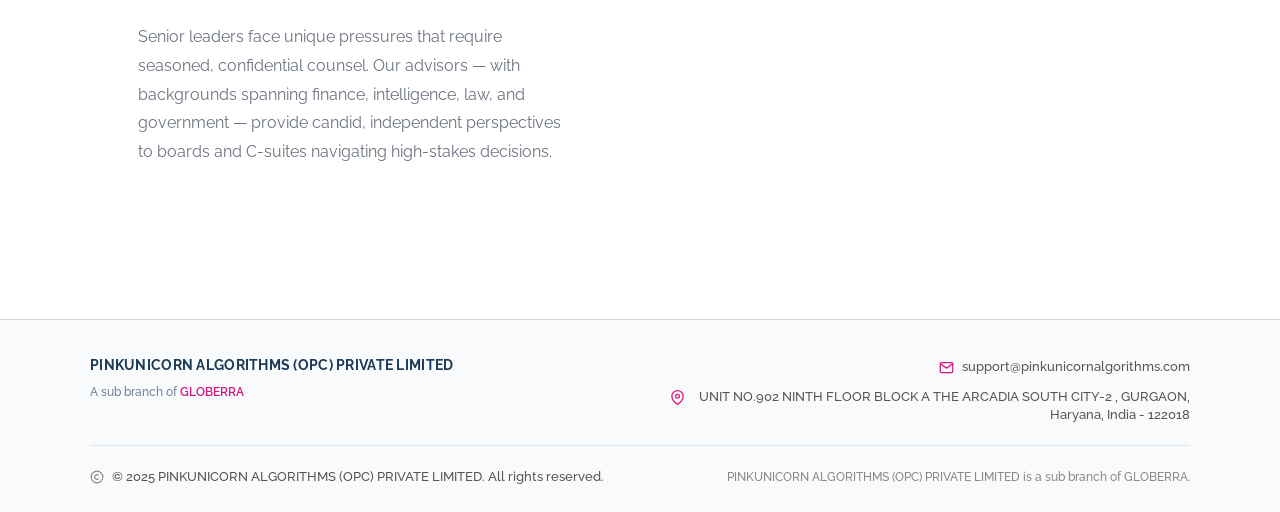
<file: risk-council.html>
<!DOCTYPE html>
<html lang="en">
<head>
  <meta charset="UTF-8" />
  <meta name="viewport" content="width=device-width, initial-scale=1.0" />
  <title>Risk Council &amp; Advisory — Pink Unicorn</title>
  <meta name="description" content="Pink Unicorn's Risk Council practice provides enterprise risk governance, crisis advisory, and board-level strategic counsel for leaders navigating complex environments." />
  <link rel="stylesheet" href="styles.css" />
</head>
<body>

  <!-- ═══ HEADER ═══════════════════════════════════════════ -->
  <header class="site-header">
    <div class="header-inner">
      <a href="index.html" class="logo-link" aria-label="Pink Unicorn Home">
        <img src="logo.jpg" alt="Pink Unicorn logo" />
        <span class="logo-text">Pink <span>Unicorn</span></span>
      </a>
      <nav class="main-nav" aria-label="Primary navigation">
        <ul class="nav-list">
          <li><a href="index.html">Home</a></li>
          <li><a href="my-admission.html">My Admission</a></li>
          <li><a href="overseas-investment.html">Overseas Investment</a></li>
          <li><a href="ai-innovation.html">AI Innovation</a></li>
          <li><a href="risk-council.html" class="active">Risk Council &amp; Advisory</a></li>
          <li><a href="contact.html">Contact</a></li>
        </ul>
      </nav>
      <button class="hamburger" id="hamburger" aria-label="Toggle menu">
        <span></span><span></span><span></span>
      </button>
    </div>
  </header>

  <nav class="mobile-nav" id="mobile-nav" aria-label="Mobile navigation">
    <a href="index.html">Home</a>
    <a href="my-admission.html">My Admission</a>
    <a href="overseas-investment.html">Overseas Investment</a>
    <a href="ai-innovation.html">AI Innovation</a>
    <a href="risk-council.html" class="active">Risk Council &amp; Advisory</a>
    <a href="contact.html">Contact</a>
  </nav>

  <!-- ═══ HERO ══════════════════════════════════════════════ -->
  <section class="page-hero">
    <h1>Risk Council &amp; Advisory</h1>
    <p class="hero-sub">
      Fortify your organisation against uncertainty with frameworks built by
      practitioners who have navigated geopolitical shifts, financial crises,
      and reputational challenges firsthand.
    </p>
  </section>

  <!-- ═══ CONTENT SECTIONS ══════════════════════════════════ -->
  <div class="content-section">

    <div class="ai-section">
      <h2>Enterprise Risk Assessment</h2>
      <p>
        We conduct structured risk inventories across operational, financial, legal,
        reputational, and geopolitical dimensions — delivering a prioritised risk
        register and a heat-mapped board-ready report.
      </p>
    </div>

    <div class="ai-section">
      <h2>Governance &amp; Compliance Frameworks</h2>
      <p>
        Effective governance is preventive, not reactive. Our team helps
        organisations design audit committee structures, whistleblower policies,
        third-party due diligence protocols, and ESG disclosure frameworks aligned
        with international standards.
      </p>
    </div>

    <div class="ai-section">
      <h2>Crisis Advisory &amp; Communications</h2>
      <p>
        When a crisis strikes, the first 48 hours are decisive. We provide
        on-call advisory support, media positioning, stakeholder communication
        templates, and post-incident reviews that restore confidence and
        prevent recurrence.
      </p>
    </div>

    <div class="ai-section">
      <h2>Board &amp; Executive Counsel</h2>
      <p>
        Senior leaders face unique pressures that require seasoned, confidential
        counsel. Our advisors — with backgrounds spanning finance, intelligence,
        law, and government — provide candid, independent perspectives to boards
        and C-suites navigating high-stakes decisions.
      </p>
    </div>

  </div>

  <!-- ═══ FOOTER ════════════════════════════════════════════ -->
  <footer class="site-footer">
    <div class="footer-inner">
      <div class="footer-main">
        <div class="footer-brand">
          <div class="footer-company">PINKUNICORN ALGORITHMS (OPC) PRIVATE LIMITED</div>
          <div class="footer-affiliation">A sub branch of <strong>GLOBERRA</strong></div>
        </div>
        <div class="footer-meta">
          <div class="footer-item footer-contact">
            <!-- Envelope icon -->
            <svg width="15" height="15" viewBox="0 0 24 24" fill="none" stroke="currentColor" stroke-width="2" stroke-linecap="round" stroke-linejoin="round" aria-hidden="true">
              <path d="M4 4h16c1.1 0 2 .9 2 2v12c0 1.1-.9 2-2 2H4c-1.1 0-2-.9-2-2V6c0-1.1.9-2 2-2z"/>
              <polyline points="22,6 12,13 2,6"/>
            </svg>
            <a href="mailto:support@pinkunicornalgorithms.com">support@pinkunicornalgorithms.com</a>
          </div>
          <div class="footer-item footer-address">
            <!-- Map pin icon -->
            <svg width="15" height="15" viewBox="0 0 24 24" fill="none" stroke="currentColor" stroke-width="2" stroke-linecap="round" stroke-linejoin="round" aria-hidden="true">
              <path d="M21 10c0 7-9 13-9 13s-9-6-9-13a9 9 0 0 1 18 0z"/>
              <circle cx="12" cy="10" r="3"/>
            </svg>
            <span>UNIT NO.902 NINTH FLOOR BLOCK A THE ARCADIA SOUTH CITY-2 , GURGAON, Haryana, India - 122018</span>
          </div>
        </div>
      </div>
      <div class="footer-bottom">
        <div class="footer-item footer-copy">
          <!-- Copyright icon -->
          <svg width="14" height="14" viewBox="0 0 24 24" fill="none" stroke="currentColor" stroke-width="2" aria-hidden="true">
            <circle cx="12" cy="12" r="10"/>
            <path d="M14.83 14.83A4 4 0 1 1 14.83 9.17"/>
          </svg>
          <span>&copy; 2025 PINKUNICORN ALGORITHMS (OPC) PRIVATE LIMITED. All rights reserved.</span>
        </div>
        <div class="footer-notice">
          PINKUNICORN ALGORITHMS (OPC) PRIVATE LIMITED is a sub branch of GLOBERRA.
        </div>
      </div>
    </div>
  </footer>

  <script src="shared.js"></script>
</body>
</html>
</file>
<file: styles.css>
/* ============================================================
   PINK UNICORN — Global Stylesheet
   Design tokens and shared shell for all six pages
   ============================================================ */

@import url('https://fonts.googleapis.com/css2?family=Raleway:ital,wght@0,300;0,400;0,500;0,600;0,700;0,800;0,900;1,300&family=Fraunces:ital,wght@0,600;0,700;0,800;1,700&family=DM+Serif+Display:ital@0;1&display=swap');

/* ── Design Tokens ─────────────────────────────────────── */
:root {
  --navy:       #1B3A57;
  --near-black: #111827;
  --h1-gray:    #2D3748;
  --mid-gray:   #6B7280;
  --magenta:    #D6177F;
  --magenta-hover: #b8106b;
  --footer-gray:#BDBDBD;
  --light-bg:   #F9FAFB;
  --divider:    #CBD5E0;
  --white:      #ffffff;
  --max-w:      1100px;
  --side-pad:   clamp(1.25rem, 5vw, 3rem);
  --header-h:   72px;
}

/* ── Reset ─────────────────────────────────────────────── */
*, *::before, *::after { box-sizing: border-box; margin: 0; padding: 0; }
html { scroll-behavior: smooth; }
body {
  font-family: 'Raleway', sans-serif;
  color: var(--near-black);
  background: var(--white);
  line-height: 1.7;
  -webkit-font-smoothing: antialiased;
}
img { max-width: 100%; display: block; }
a  { text-decoration: none; color: inherit; }
ul { list-style: none; }

/* ── Typography helpers ────────────────────────────────── */
.serif { font-family: 'Fraunces', serif; }

/* ── Layout helper ─────────────────────────────────────── */
.container {
  width: 100%;
  max-width: var(--max-w);
  margin: 0 auto;
  padding-left: var(--side-pad);
  padding-right: var(--side-pad);
}

/* ============================================================
   HEADER / NAV
   ============================================================ */
.site-header {
  position: sticky;
  top: 0;
  z-index: 100;
  background: var(--white);
  box-shadow: 0 2px 12px rgba(0,0,0,0.08);
  height: var(--header-h);
  display: flex;
  align-items: center;
}

.header-inner {
  display: flex;
  align-items: center;
  justify-content: space-between;
  width: 100%;
  max-width: var(--max-w);
  margin: 0 auto;
  padding: 0 var(--side-pad);
  height: 100%;
}

.logo-link {
  display: flex;
  align-items: center;
  gap: 0.6rem;
  flex-shrink: 0;
}

.logo-link img {
  height: 44px;
  width: 44px;
  object-fit: contain;
}

.logo-text {
  font-family: 'Raleway', sans-serif;
  font-weight: 800;
  font-size: 1.1rem;
  letter-spacing: 0.02em;
  color: var(--navy);
  line-height: 1.2;
}

.logo-text span { color: var(--magenta); }

.main-nav {
  display: flex;
  align-items: center;
  height: 100%;
}

.nav-list {
  display: flex;
  align-items: center;
  height: 100%;
}

.nav-list li {
  height: 100%;
  display: flex;
  align-items: center;
}

.nav-list li + li {
  border-left: 1px solid var(--divider);
}

.nav-list a {
  display: flex;
  align-items: center;
  height: 100%;
  padding: 0 1.1rem;
  font-size: 0.68rem;
  font-weight: 700;
  letter-spacing: 0.08em;
  text-transform: uppercase;
  color: var(--navy);
  transition: color 0.2s;
  white-space: nowrap;
  position: relative;
}

.nav-list a::after {
  content: '';
  position: absolute;
  bottom: 0;
  left: 1.1rem;
  right: 1.1rem;
  height: 3px;
  background: var(--magenta);
  transform: scaleX(0);
  transition: transform 0.2s ease;
  border-radius: 2px 2px 0 0;
}

.nav-list a:hover,
.nav-list a.active {
  color: var(--magenta);
}

.nav-list a:hover::after,
.nav-list a.active::after {
  transform: scaleX(1);
}

/* Hamburger */
.hamburger {
  display: none;
  flex-direction: column;
  justify-content: center;
  gap: 5px;
  width: 32px;
  height: 32px;
  background: none;
  border: none;
  cursor: pointer;
  padding: 0;
}

.hamburger span {
  display: block;
  height: 2px;
  background: var(--navy);
  border-radius: 2px;
  transition: all 0.3s ease;
}

.hamburger.open span:nth-child(1) { transform: translateY(7px) rotate(45deg); }
.hamburger.open span:nth-child(2) { opacity: 0; }
.hamburger.open span:nth-child(3) { transform: translateY(-7px) rotate(-45deg); }

/* Mobile nav overlay */
.mobile-nav {
  display: none;
  position: fixed;
  top: var(--header-h);
  left: 0; right: 0; bottom: 0;
  background: var(--white);
  z-index: 99;
  padding: 2rem var(--side-pad);
  flex-direction: column;
  overflow-y: auto;
}

.mobile-nav.open { display: flex; }

.mobile-nav a {
  display: block;
  padding: 1rem 0;
  font-size: 0.82rem;
  font-weight: 700;
  letter-spacing: 0.08em;
  text-transform: uppercase;
  color: var(--navy);
  border-bottom: 1px solid var(--divider);
  transition: color 0.2s;
}

.mobile-nav a:hover,
.mobile-nav a.active { color: var(--magenta); }

/* ============================================================
   FOOTER
   ============================================================ */
.site-footer {
  background: var(--light-bg);
  border-top: 1px solid var(--divider);
  padding: 2.25rem var(--side-pad) 1.5rem;
}

.footer-inner {
  max-width: var(--max-w);
  margin: 0 auto;
  display: flex;
  flex-direction: column;
  gap: 1.25rem;
  font-size: 0.8rem;
  color: #6B7280;
  font-weight: 500;
}

.footer-main {
  display: flex;
  flex-wrap: wrap;
  justify-content: space-between;
  align-items: flex-start;
  gap: 1.75rem;
  padding-bottom: 1.25rem;
  border-bottom: 1px solid rgba(203, 213, 224, 0.6);
}

.footer-brand {
  display: flex;
  flex-direction: column;
  gap: 0.35rem;
  max-width: 440px;
}

.footer-company {
  font-size: 0.88rem;
  font-weight: 700;
  letter-spacing: 0.02em;
  color: var(--navy);
  line-height: 1.4;
}

.footer-affiliation {
  font-size: 0.78rem;
  color: #718096;
}

.footer-affiliation strong {
  color: var(--magenta);
  font-weight: 600;
}

.footer-meta {
  display: flex;
  flex-direction: column;
  gap: 0.65rem;
  align-items: flex-end;
  text-align: right;
  max-width: 520px;
}

.footer-item {
  display: flex;
  align-items: center;
  gap: 0.5rem;
  font-size: 0.8rem;
  color: #555;
}

.footer-address {
  align-items: flex-start;
  text-align: right;
  line-height: 1.45;
}

.footer-contact svg,
.footer-address svg {
  flex-shrink: 0;
  color: var(--magenta);
  margin-top: 2px;
}

.footer-copy svg {
  flex-shrink: 0;
  color: #888;
}

.footer-inner a {
  color: #555;
  transition: color 0.2s;
}

.footer-inner a:hover {
  color: var(--magenta);
}

.footer-bottom {
  display: flex;
  flex-wrap: wrap;
  justify-content: space-between;
  align-items: center;
  gap: 0.75rem;
  font-size: 0.75rem;
  color: #888;
}

.footer-notice {
  font-size: 0.75rem;
  color: #888;
}

/* ============================================================
   HERO — shared
   ============================================================ */
.page-hero {
  padding: 5.5rem var(--side-pad) 4rem;
  max-width: var(--max-w);
  margin: 0 auto;
}

.page-hero h1 {
  font-family: 'Fraunces', serif;
  font-size: clamp(2.6rem, 5vw, 4.2rem);
  font-weight: 700;
  color: var(--h1-gray);
  line-height: 1.1;
  max-width: 700px;
}

.page-hero .hero-sub {
  margin-top: 1.25rem;
  max-width: 520px;
  font-size: 1.05rem;
  color: var(--mid-gray);
  font-weight: 400;
}

/* ============================================================
   CONTENT SECTIONS
   ============================================================ */
.content-section {
  max-width: var(--max-w);
  margin: 0 auto;
  padding: 0 var(--side-pad) 5rem;
}

.content-section h2 {
  font-family: 'Raleway', sans-serif;
  font-size: clamp(1.65rem, 3vw, 2.3rem);
  font-weight: 800;
  color: var(--near-black);
  letter-spacing: -0.01em;
  margin-bottom: 1.1rem;
}

.content-section p {
  max-width: 430px;
  color: var(--mid-gray);
  font-size: 0.97rem;
  font-weight: 400;
  line-height: 1.85;
}

/* ============================================================
   TAB ROW — AI Innovation page
   ============================================================ */
.tab-row {
  border-bottom: 2px solid var(--divider);
  position: sticky;
  top: var(--header-h);
  background: var(--white);
  z-index: 90;
}

.tab-list {
  display: flex;
  max-width: var(--max-w);
  margin: 0 auto;
  padding: 0 var(--side-pad);
  overflow-x: auto;
  scrollbar-width: none;
}

.tab-list::-webkit-scrollbar { display: none; }

.tab-btn {
  background: none;
  border: none;
  border-bottom: 3px solid transparent;
  padding: 1.1rem 1.4rem;
  font-family: 'Raleway', sans-serif;
  font-size: 0.78rem;
  font-weight: 700;
  letter-spacing: 0.04em;
  color: var(--mid-gray);
  cursor: pointer;
  white-space: nowrap;
  transition: color 0.2s, border-color 0.2s;
  margin-bottom: -2px;
}

.tab-btn:hover { color: var(--magenta); }

.tab-btn.active {
  color: var(--magenta);
  border-bottom-color: var(--magenta);
}

/* ============================================================
   AI INNOVATION — section blocks with animation
   ============================================================ */
.ai-section {
  padding: 4rem 0 4.5rem;
  border-top: 1px solid var(--divider);
  opacity: 0;
  transform: translateY(24px);
  transition: opacity 0.55s ease, transform 0.55s ease;
}

.ai-section:first-child { border-top: none; padding-top: 3rem; }

.ai-section.visible {
  opacity: 1;
  transform: translateY(0);
}

/* ============================================================
   SERVICE CARDS — Home page
   ============================================================ */
.services-grid {
  display: grid;
  grid-template-columns: repeat(auto-fit, minmax(240px, 1fr));
  gap: 1.75rem;
  max-width: var(--max-w);
  margin: 0 auto;
  padding: 0 var(--side-pad) 5rem;
}

.service-card {
  border: 1px solid var(--divider);
  border-radius: 12px;
  padding: 2rem 1.75rem;
  transition: box-shadow 0.25s, transform 0.25s, border-color 0.25s;
}

.service-card:hover {
  box-shadow: 0 8px 32px rgba(214,23,127,0.1);
  transform: translateY(-4px);
  border-color: rgba(214,23,127,0.3);
}

.service-card .card-icon {
  width: 44px;
  height: 44px;
  background: linear-gradient(135deg, #fde8f3, #fac4e0);
  border-radius: 10px;
  display: flex;
  align-items: center;
  justify-content: center;
  margin-bottom: 1.25rem;
  color: var(--magenta);
}

.service-card h3 {
  font-weight: 700;
  font-size: 0.98rem;
  color: var(--navy);
  margin-bottom: 0.6rem;
  letter-spacing: 0.01em;
}

.service-card p {
  font-size: 0.875rem;
  color: var(--mid-gray);
  line-height: 1.7;
}

/* ============================================================
   CONTACT FORM
   ============================================================ */
.contact-form-wrap {
  max-width: 580px;
  padding: 0 var(--side-pad) 5rem;
}

.contact-form {
  display: flex;
  flex-direction: column;
  gap: 1.25rem;
}

.form-group {
  display: flex;
  flex-direction: column;
  gap: 0.4rem;
}

.form-group label {
  font-size: 0.75rem;
  font-weight: 700;
  letter-spacing: 0.06em;
  text-transform: uppercase;
  color: var(--navy);
}

.form-group input,
.form-group select,
.form-group textarea {
  font-family: 'Raleway', sans-serif;
  font-size: 0.95rem;
  color: var(--near-black);
  border: 1.5px solid var(--divider);
  border-radius: 8px;
  padding: 0.75rem 1rem;
  background: var(--white);
  transition: border-color 0.2s, box-shadow 0.2s;
  outline: none;
}

.form-group input:focus,
.form-group select:focus,
.form-group textarea:focus {
  border-color: var(--magenta);
  box-shadow: 0 0 0 3px rgba(214,23,127,0.12);
}

.form-group textarea {
  resize: vertical;
  min-height: 130px;
}

.btn-primary {
  display: inline-flex;
  align-items: center;
  gap: 0.5rem;
  background: var(--magenta);
  color: var(--white);
  font-family: 'Raleway', sans-serif;
  font-weight: 700;
  font-size: 0.8rem;
  letter-spacing: 0.07em;
  text-transform: uppercase;
  padding: 0.9rem 2.2rem;
  border-radius: 8px;
  border: none;
  cursor: pointer;
  transition: background 0.2s, transform 0.15s;
}

.btn-primary:hover {
  background: var(--magenta-hover);
  transform: translateY(-1px);
}

/* ============================================================
   ACCENT STRIP
   ============================================================ */
.accent-strip {
  display: inline-block;
  background: linear-gradient(90deg, #fde8f3 0%, #f9f1fb 100%);
  border-left: 4px solid var(--magenta);
  padding: 0.85rem 1.25rem;
  border-radius: 0 8px 8px 0;
  margin-bottom: 3rem;
  max-width: 560px;
  font-size: 0.875rem;
  color: var(--navy);
  font-weight: 600;
}

/* ============================================================
   FADE-UP utility (Intersection Observer)
   ============================================================ */
.fade-up {
  opacity: 0;
  transform: translateY(28px);
  transition: opacity 0.55s ease, transform 0.55s ease;
}

.fade-up.visible {
  opacity: 1;
  transform: translateY(0);
}

/* ============================================================
   RISK COUNCIL — two-col layout
   ============================================================ */
.two-col {
  display: grid;
  grid-template-columns: 1fr 1fr;
  gap: 3rem;
  max-width: var(--max-w);
  margin: 0 auto;
  padding: 0 var(--side-pad) 5rem;
  align-items: start;
}

@media (max-width: 700px) {
  .two-col { grid-template-columns: 1fr; gap: 2rem; }
}

/* ============================================================
   RESPONSIVE
   ============================================================ */
@media (max-width: 900px) {
  .nav-list  { display: none; }
  .hamburger { display: flex; }
  .footer-main {
    flex-direction: column;
    align-items: flex-start;
    gap: 1.25rem;
  }
  .footer-meta {
    align-items: flex-start;
    text-align: left;
  }
  .footer-address {
    text-align: left;
  }
  .footer-bottom {
    flex-direction: column;
    align-items: flex-start;
    gap: 0.5rem;
  }
}

@media (max-width: 600px) {
  .page-hero { padding: 3.5rem var(--side-pad) 2.5rem; }
  .services-grid { grid-template-columns: 1fr; }
}
</file>
